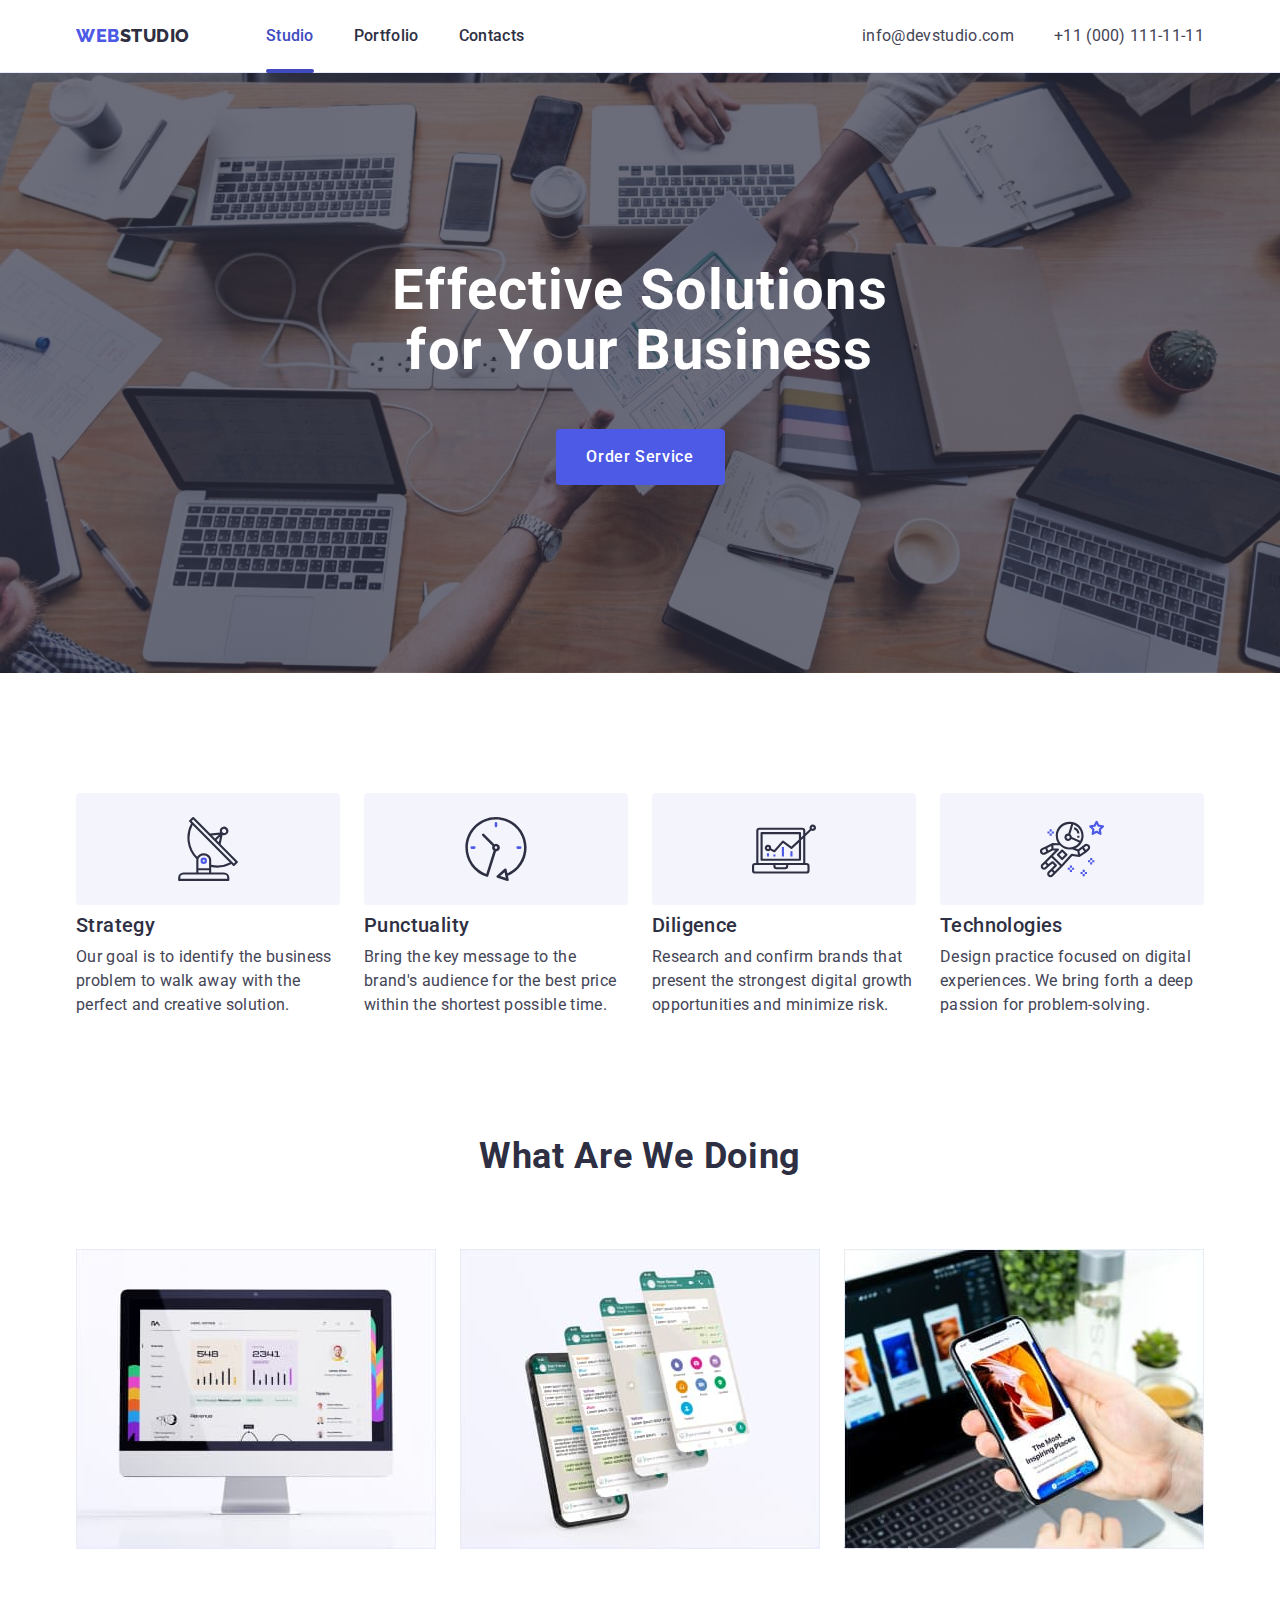
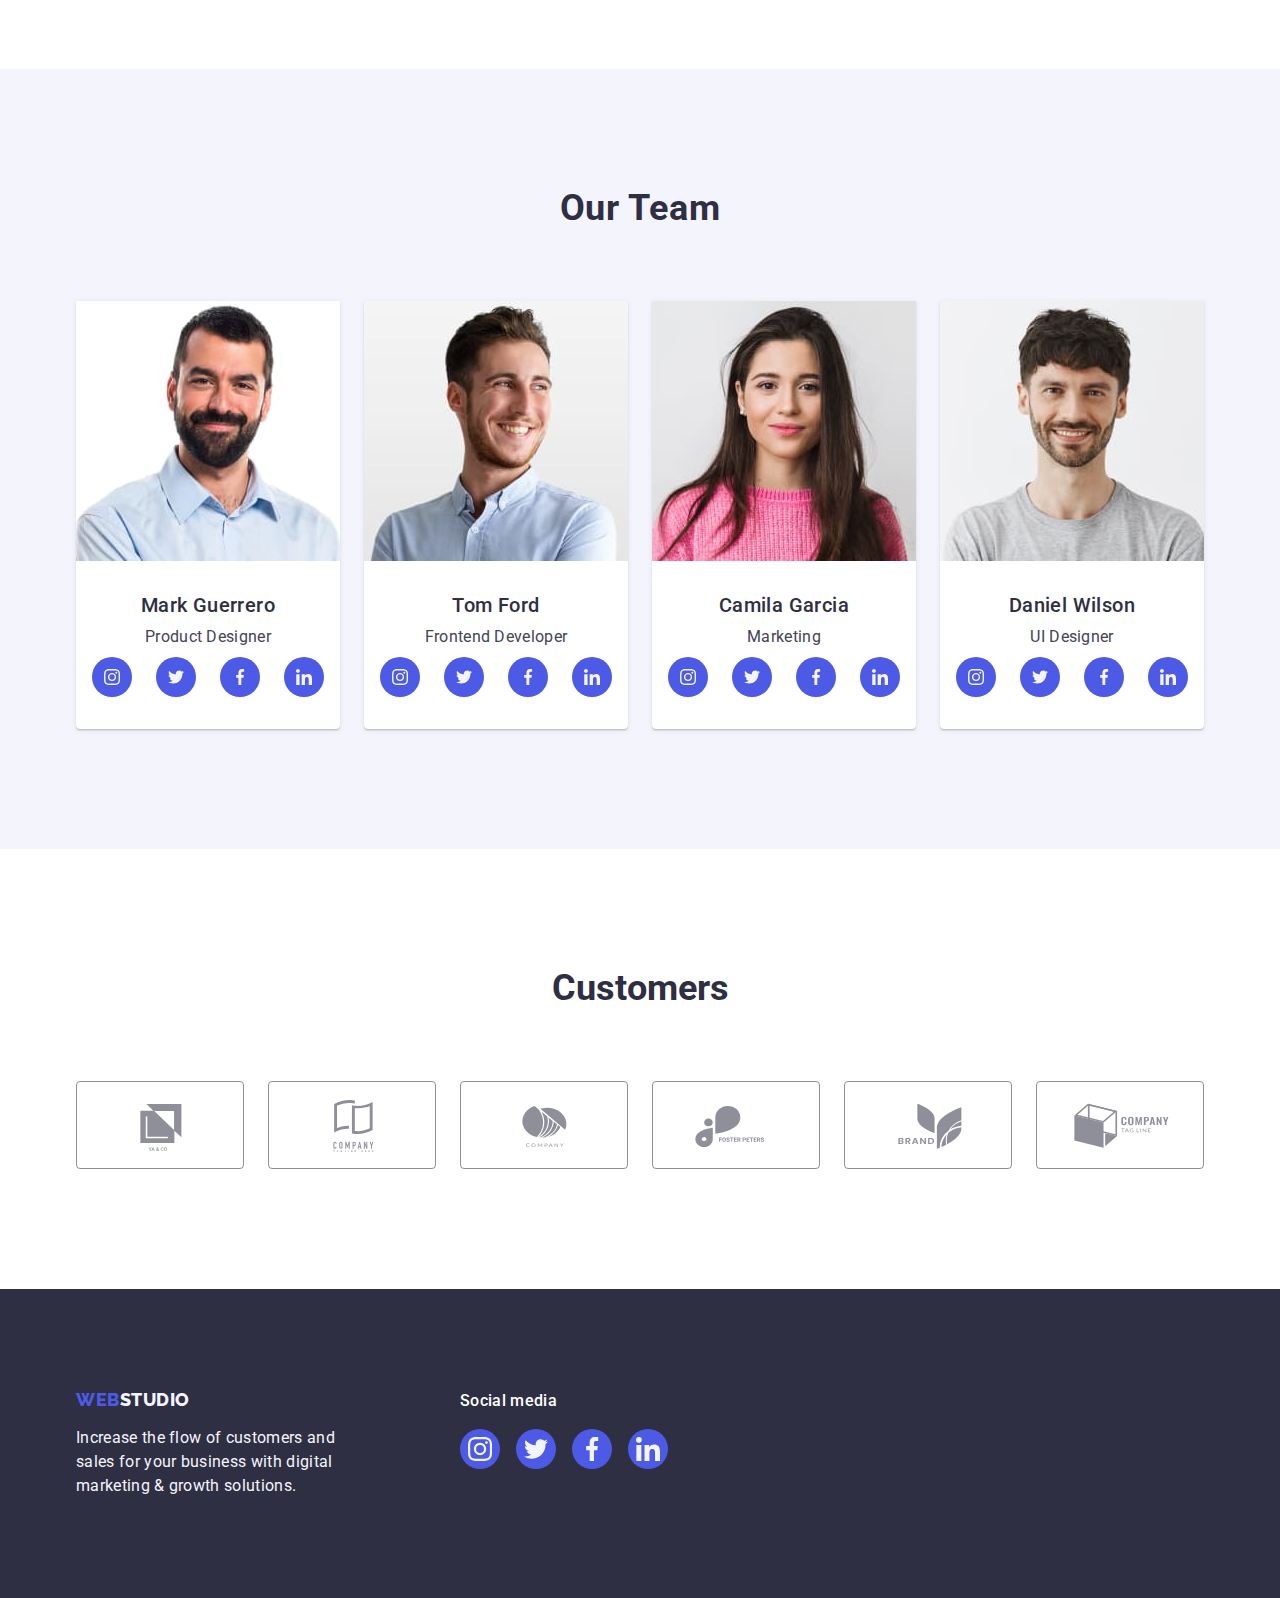
<file: index.html>
<!DOCTYPE html>
<html lang="en">
  <head>
    <meta charset="UTF-8" />
    <link rel="preconnect" href="https://fonts.googleapis.com" />
    <link rel="preconnect" href="https://fonts.gstatic.com" crossorigin />
    <link
      href="https://fonts.googleapis.com/css2?family=Raleway:wght@800&family=Roboto:wght@400;500;700;900&display=swap"
      rel="stylesheet"
    />
    <meta name="viewport" content="width=device-width, initial-scale=1.0" />
    <title>Studio</title>
    <link rel="stylesheet" href="./css/modern-normalize.min.css" />
    <link rel="stylesheet" href="./css/style.css" />
  </head>
  <body>
    <header class="header_index">
      <!-- Header -->
      <div class="header-div-index container">
        <nav class="list nav-list-index">
          <a class="logo link" href="./index.html"
            >Web<span class="logo_span">Studio</span></a
          >
          <ul class="list menu-nav-index">
            <li class="navigation">
              <a class="nav_header link current" href="./index.html">Studio</a>
            </li>
            <li class="navigation">
              <a class="nav_header link" href="./portfolio.html">Portfolio</a>
            </li>
            <li class="navigation">
              <a class="nav_header link" href="">Contacts</a>
            </li>
          </ul>
        </nav>
        <!-- Contacts -->
        <address class="contacts_header">
          <ul class="list address-list-index">
            <li class="adress_phone">
              <a class="email_header link" href="mailto:info@devstudio.com"
                >info@devstudio.com</a
              >
            </li>
            <li class="adress_phone">
              <a class="email_header link" href="tel:+110001111111"
                >+11 (000) 111-11-11</a
              >
            </li>
          </ul>
        </address>
      </div>
    </header>
    <main>
      <!-- Hero -->
      <section class="hero_main">
        <div class="container">
          <h1 class="hero_text">Effective Solutions for Your Business</h1>
          <button class="button_hero" data-modal-open type="button">
            Order Service
          </button>
        </div>
      </section>
      <!-- Main -->
      <section class="main-contant-index">
        <div class="container">
          <h2 class="visually-hidden">Наші переваги</h2>
          <ul class="list main-list-index">
            <li class="main-list-index-inside">
              <div class="icons">
                <svg class="icons-main" width="64" height="64">
                  <use href="./images/icons.svg#icon-antenna-1"></use>
                </svg>
              </div>
              <h3 class="benefits_text">Strategy</h3>
              <p class="benefits_paragrah">
                Our goal is to identify the business problem to walk away with
                the perfect and creative solution.
              </p>
            </li>
            <li class="main-list-index-inside">
              <div class="icons">
                <svg class="icons-main" width="64" height="64">
                  <use href="./images/icons.svg#icon-clock-1"></use>
                </svg>
              </div>
              <h3 class="benefits_text">Punctuality</h3>
              <p class="benefits_paragrah">
                Bring the key message to the brand's audience for the best price
                within the shortest possible time.
              </p>
            </li>
            <li class="main-list-index-inside">
              <div class="icons">
                <svg class="icons-main" width="64" height="64">
                  <use href="./images/icons.svg#icon-diagram-1"></use>
                </svg>
              </div>
              <h3 class="benefits_text">Diligence</h3>
              <p class="benefits_paragrah">
                Research and confirm brands that present the strongest digital
                growth opportunities and minimize risk.
              </p>
            </li>
            <li class="main-list-index-inside">
              <div class="icons">
                <svg class="icons-main" width="64" height="64">
                  <use href="./images/icons.svg#icon-astronaut-1"></use>
                </svg>
              </div>
              <h3 class="benefits_text">Technologies</h3>
              <p class="benefits_paragrah">
                Design practice focused on digital experiences. We bring forth a
                deep passion for problem-solving.
              </p>
            </li>
          </ul>
        </div>
      </section>
      <!-- Images_section -->
      <section class="images_main">
        <div class="container">
          <h2 class="images_descrip">What are we doing</h2>
          <ul class="list imagine-list-main">
            <li class="imagine-list-items">
              <img
                src="./images/Rectangle-71-2.jpg"
                alt="Desktop"
                width="360"
              />
            </li>
            <li class="imagine-list-items">
              <img
                src="./images/Rectangle-71-1.jpg"
                alt="Phone layers"
                width="360"
              />
            </li>
            <li class="imagine-list-items">
              <img src="./images/Rectangle-71.jpg" alt="Phone" width="360" />
            </li>
          </ul>
        </div>
      </section>
      <!-- 4 section -->
      <section class="team_main">
        <div class="container">
          <h2 class="team_head">Our Team</h2>
          <ul class="list list-team-index">
            <li class="list_team">
              <img src="./images/img-3.jpg" alt="Mark Guerrero" width="264" />
              <div class="team-name-index">
                <h3 class="list_team_name">Mark Guerrero</h3>
                <p class="list_team_parah">Product Designer</p>
                <ul class="social-media">
                  <li class="icon-name">
                    <a class="url-social-media" href="">
                      <svg class="icons-socia-media" width="16" height="16">
                        <use href="./images/icons.svg#icon-instagram-2"></use>
                      </svg>
                    </a>
                  </li>
                  <li class="icon-name">
                    <a class="url-social-media" href="">
                      <svg class="icons-socia-media" width="16" height="16">
                        <use href="./images/icons.svg#icon-twitter-1"></use>
                      </svg>
                    </a>
                  </li>
                  <li class="icon-name">
                    <a class="url-social-media" href="">
                      <svg class="icons-socia-media" width="16" height="16">
                        <use href="./images/icons.svg#icon-facebook-1"></use>
                      </svg>
                    </a>
                  </li>
                  <li class="icon-name">
                    <a class="url-social-media" href="">
                      <svg class="icons-socia-media" width="16" height="16">
                        <use href="./images/icons.svg#icon-linkedin-1"></use>
                      </svg>
                    </a>
                  </li>
                </ul>
              </div>
            </li>
            <li class="list_team">
              <img src="./images/img-2.jpg" alt="Tom Ford" width="264" />
              <div class="team-name-index">
                <h3 class="list_team_name">Tom Ford</h3>
                <p class="list_team_parah">Frontend Developer</p>
                <ul class="social-media">
                  <li class="icon-name">
                    <a class="url-social-media" href="">
                      <svg class="icons-socia-media" width="16" height="16">
                        <use href="./images/icons.svg#icon-instagram-2"></use>
                      </svg>
                    </a>
                  </li>
                  <li class="icon-name">
                    <a class="url-social-media" href="">
                      <svg class="icons-socia-media" width="16" height="16">
                        <use href="./images/icons.svg#icon-twitter-1"></use>
                      </svg>
                    </a>
                  </li>
                  <li class="icon-name">
                    <a class="url-social-media" href="">
                      <svg class="icons-socia-media" width="16" height="16">
                        <use href="./images/icons.svg#icon-facebook-1"></use>
                      </svg>
                    </a>
                  </li>
                  <li class="icon-name">
                    <a class="url-social-media" href="">
                      <svg class="icons-socia-media" width="16" height="16">
                        <use href="./images/icons.svg#icon-linkedin-1"></use>
                      </svg>
                    </a>
                  </li>
                </ul>
              </div>
            </li>
            <li class="list_team">
              <img src="./images/img-1.jpg" alt="Camila Garcia" width="264" />
              <div class="team-name-index">
                <h3 class="list_team_name">Camila Garcia</h3>
                <p class="list_team_parah">Marketing</p>
                <ul class="social-media">
                  <li class="icon-name">
                    <a class="url-social-media" href="">
                      <svg class="icons-socia-media" width="16" height="16">
                        <use href="./images/icons.svg#icon-instagram-2"></use>
                      </svg>
                    </a>
                  </li>
                  <li class="icon-name">
                    <a class="url-social-media" href="">
                      <svg class="icons-socia-media" width="16" height="16">
                        <use href="./images/icons.svg#icon-twitter-1"></use>
                      </svg>
                    </a>
                  </li>
                  <li class="icon-name">
                    <a class="url-social-media" href="">
                      <svg class="icons-socia-media" width="16" height="16">
                        <use href="./images/icons.svg#icon-facebook-1"></use>
                      </svg>
                    </a>
                  </li>
                  <li class="icon-name">
                    <a class="url-social-media" href="">
                      <svg class="icons-socia-media" width="16" height="16">
                        <use href="./images/icons.svg#icon-linkedin-1"></use>
                      </svg>
                    </a>
                  </li>
                </ul>
              </div>
            </li>
            <li class="list_team">
              <img src="./images/img.jpg" alt="Daniel Wilson" width="264" />
              <div class="team-name-index">
                <h3 class="list_team_name">Daniel Wilson</h3>
                <p class="list_team_parah">UI Designer</p>
                <ul class="social-media">
                  <li class="icon-name">
                    <a class="url-social-media" href="">
                      <svg class="icons-socia-media" width="16" height="16">
                        <use href="./images/icons.svg#icon-instagram-2"></use>
                      </svg>
                    </a>
                  </li>
                  <li class="icon-name">
                    <a class="url-social-media" href="">
                      <svg class="icons-socia-media" width="16" height="16">
                        <use href="./images/icons.svg#icon-twitter-1"></use>
                      </svg>
                    </a>
                  </li>
                  <li class="icon-name">
                    <a class="url-social-media" href="">
                      <svg class="icons-socia-media" width="16" height="16">
                        <use href="./images/icons.svg#icon-facebook-1"></use>
                      </svg>
                    </a>
                  </li>
                  <li class="icon-name">
                    <a class="url-social-media" href="">
                      <svg class="icons-socia-media" width="16" height="16">
                        <use href="./images/icons.svg#icon-linkedin-1"></use>
                      </svg>
                    </a>
                  </li>
                </ul>
              </div>
            </li>
          </ul>
        </div>
      </section>
      <section class="supporters-section">
        <div class="container">
          <h2 class="customers-main">Customers</h2>
          <ul class="list-customer">
            <li class="customer-list-content">
              <a class="customer-link" href="">
                <svg class="icons-customers" width="104" height="56">
                  <use href="./images/icons.svg#icon-Logo"></use>
                </svg>
              </a>
            </li>
            <li class="customer-list-content">
              <a class="customer-link" href="">
                <svg class="icons-customers" width="104" height="56">
                  <use href="./images/icons.svg#icon-Logo-1"></use>
                </svg>
              </a>
            </li>
            <li class="customer-list-content">
              <a class="customer-link" href="">
                <svg class="icons-customers" width="104" height="56">
                  <use href="./images/icons.svg#icon-Logo-2"></use>
                </svg>
              </a>
            </li>
            <li class="customer-list-content">
              <a class="customer-link" href="">
                <svg class="icons-customers" width="104" height="56">
                  <use href="./images/icons.svg#icon-Logo-3"></use>
                </svg>
              </a>
            </li>
            <li class="customer-list-content">
              <a class="customer-link" href="">
                <svg class="icons-customers" width="104" height="56">
                  <use href="./images/icons.svg#icon-Logo-4"></use>
                </svg>
              </a>
            </li>
            <li class="customer-list-content">
              <a class="customer-link" href="">
                <svg class="icons-customers" width="104" height="56">
                  <use href="./images/icons.svg#icon-Logo-5"></use>
                </svg>
              </a>
            </li>
          </ul>
        </div>
      </section>
    </main>
    <!-- Footer -->
    <footer class="footer_main">
      <div class="container footer-cont">
        <div class="logo-and-par">
          <a class="logo link logo-footer" href="./index.html"
            >Web<span class="logo_span_footer">Studio</span></a
          >
          <p class="footer_par">
            Increase the flow of customers and sales for your business with
            digital marketing & growth solutions.
          </p>
        </div>
        <div>
          <p class="social-media-foot">Social media</p>
          <ul class="social-media-foot-list">
            <li class="social-media-foot-list-content">
              <a class="social-foot-link" href="">
                <svg class="icons-socia-media" width="24" height="24">
                  <use href="./images/icons.svg#icon-instagram-2"></use>
                </svg>
              </a>
            </li>
            <li class="social-media-foot-list-content">
              <a class="social-foot-link" href="">
                <svg class="icons-socia-media" width="24" height="24">
                  <use href="./images/icons.svg#icon-twitter-1"></use>
                </svg>
              </a>
            </li>
            <li class="social-media-foot-list-content">
              <a class="social-foot-link" href="">
                <svg class="icons-socia-media" width="24" height="24">
                  <use href="./images/icons.svg#icon-facebook-1"></use>
                </svg>
              </a>
            </li>
            <li class="social-media-foot-list-content">
              <a class="social-foot-link" href="">
                <svg class="icons-socia-media" width="24" height="24">
                  <use href="./images/icons.svg#icon-linkedin-1"></use>
                </svg>
              </a>
            </li>
          </ul>
        </div>
      </div>
    </footer>
    <div data-modal class="modal-section is-hidden">
      <div class="modal-window">
        <button class="buton-modal" data-modal-close type="button">
          <svg class="modal-icon" width="8" height="8">
            <use href="./images/icons.svg#icon-close-black-18dp-2-1"></use>
          </svg>
        </button>
      </div>
    </div>
    <script src="./js/modal.js"></script>
  </body>
</html>
</file>
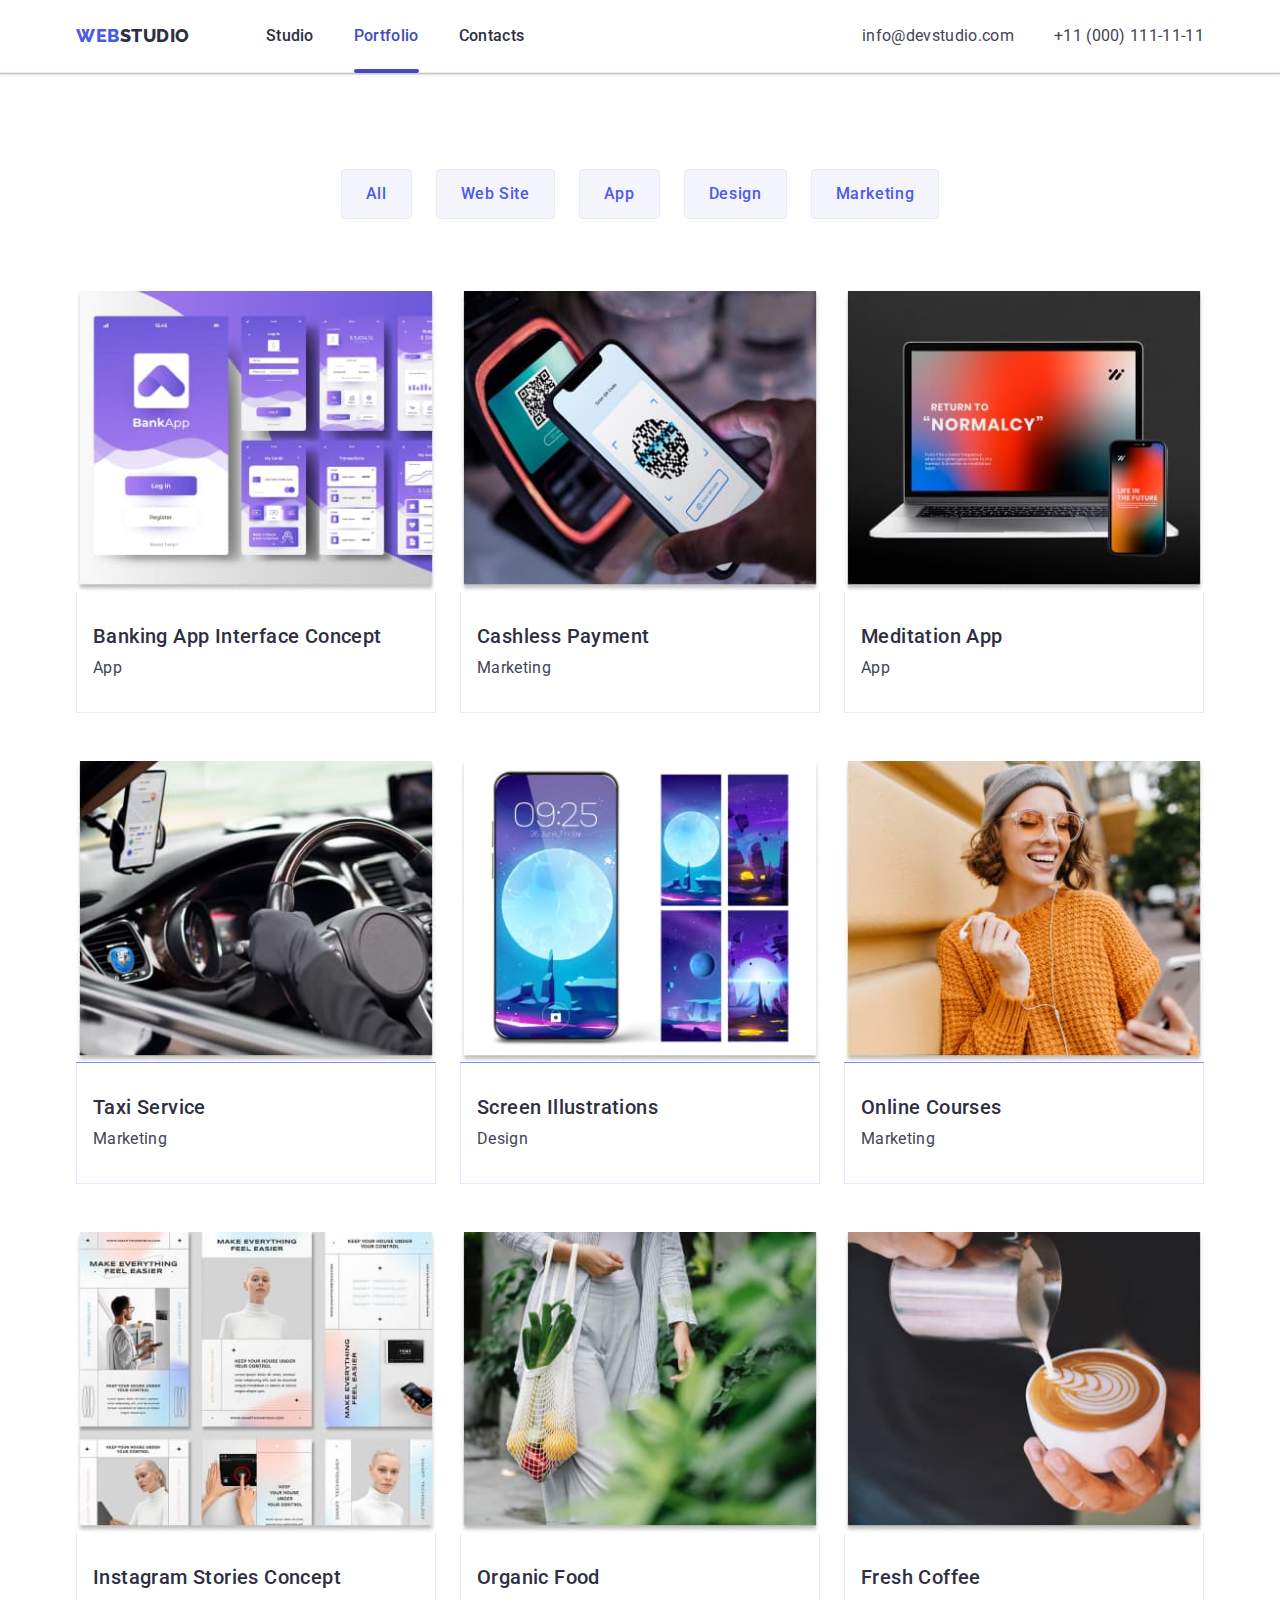
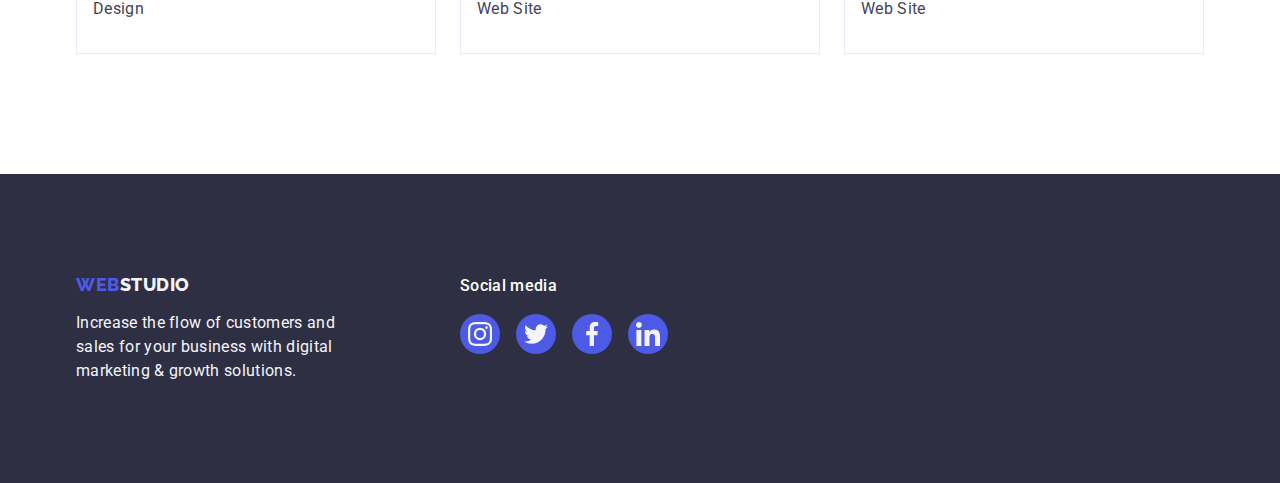
<file: portfolio.html>
<!DOCTYPE html>
<html lang="en">
  <head>
    <meta charset="UTF-8" />
    <link rel="preconnect" href="https://fonts.googleapis.com" />
    <link rel="preconnect" href="https://fonts.gstatic.com" crossorigin />
    <link
      href="https://fonts.googleapis.com/css2?family=Raleway:wght@800&family=Roboto:wght@400;500&display=swap"
      rel="stylesheet"
    />
    <meta name="viewport" content="width=device-width, initial-scale=1.0" />
    <title>Portfolio</title>
    <link rel="stylesheet" href="./css/modern-normalize.min.css" />
    <link rel="stylesheet" href="./css/style.css" />
    <script src="./js/modal.js"></script>
  </head>
  <body>
    <header class="header_index">
      <!-- Header -->
      <div class="header-div-index container">
        <nav class="list nav-list-index">
          <a class="logo link" href="./index.html"
            >Web<span class="logo_span">Studio</span></a
          >
          <ul class="list menu-nav-index">
            <li class="navigation">
              <a class="nav_header link" href="./index.html">Studio</a>
            </li>
            <li class="navigation">
              <a class="nav_header current link" href="./portfolio.html"
                >Portfolio</a
              >
            </li>
            <li class="navigation">
              <a class="nav_header link" href="">Contacts</a>
            </li>
          </ul>
        </nav>
        <!-- Contacts -->
        <address class="contacts_header">
          <ul class="list address-list-index">
            <li class="adress_phone">
              <a class="email_header link" href="mailto:info@devstudio.com"
                >info@devstudio.com</a
              >
            </li>
            <li class="adress_phone">
              <a class="email_header link" href="tel:+110001111111"
                >+11 (000) 111-11-11</a
              >
            </li>
          </ul>
        </address>
      </div>
    </header>
    <main>
      <!-- Nav -->
      <section class="images_main_portfolio">
        <div class="container">
          <h1 class="visually-hidden">navigation</h1>
          <ul class="list list-portfolio">
            <li>
              <button class="buttons" type="button">All</button>
            </li>
            <li>
              <button class="buttons" type="button">Web Site</button>
            </li>
            <li>
              <button class="buttons" type="button">App</button>
            </li>
            <li>
              <button class="buttons" type="button">Design</button>
            </li>
            <li>
              <button class="buttons" type="button">Marketing</button>
            </li>
          </ul>
          <!-- Images -->
          <ul class="list portfolio-img">
            <li class="portfolio-img-descp">
              <a class="link link-mod" href="./index.html">
                <div class="port-photo">
                  <img src="./images/port1.jpg" alt="img1" width="360" />
                  <p class="parah-mod">
                    14 Stylish and User-Friendly App Design Concepts · Task
                    Manager App · Calorie Tracker App · Exotic Fruit Ecommerce
                    App · Cloud Storage App
                  </p>
                </div>
                <div class="catalog">
                  <h2 class="img_head_hame">Banking App Interface Concept</h2>
                  <p class="port_parah">App</p>
                </div>
              </a>
            </li>
            <li class="portfolio-img-descp">
              <a class="link link-mod" href="./index.html">
                <div class="port-photo">
                  <img src="./images/port2.jpg" alt="img2" width="360" />
                  <p class="parah-mod">
                    14 Stylish and User-Friendly App Design Concepts · Task
                    Manager App · Calorie Tracker App · Exotic Fruit Ecommerce
                    App · Cloud Storage App
                  </p>
                </div>
                <div class="catalog">
                  <h2 class="img_head_hame">Cashless Payment</h2>
                  <p class="port_parah">Marketing</p>
                </div>
              </a>
            </li>
            <li class="portfolio-img-descp">
              <a class="link link-mod" href="./index.html">
                <div class="port-photo">
                  <img src="./images/port3.jpg" alt="img3" width="360" />
                  <p class="parah-mod">
                    14 Stylish and User-Friendly App Design Concepts · Task
                    Manager App · Calorie Tracker App · Exotic Fruit Ecommerce
                    App · Cloud Storage App
                  </p>
                </div>
                <div class="catalog">
                  <h2 class="img_head_hame">Meditation App</h2>
                  <p class="port_parah">App</p>
                </div>
              </a>
            </li>
            <li class="portfolio-img-descp">
              <a class="link link-mod" href="./index.html">
                <div class="port-photo">
                  <img src="./images/port4.jpg" alt="img4" width="360" />
                  <p class="parah-mod">
                    14 Stylish and User-Friendly App Design Concepts · Task
                    Manager App · Calorie Tracker App · Exotic Fruit Ecommerce
                    App · Cloud Storage App
                  </p>
                </div>
                <div class="catalog">
                  <h2 class="img_head_hame">Taxi Service</h2>
                  <p class="port_parah">Marketing</p>
                </div>
              </a>
            </li>
            <li class="portfolio-img-descp">
              <a class="link link-mod" href="./index.html">
                <div class="port-photo">
                  <img src="./images/port5.jpg" alt="img5" width="360" />
                  <p class="parah-mod">
                    14 Stylish and User-Friendly App Design Concepts · Task
                    Manager App · Calorie Tracker App · Exotic Fruit Ecommerce
                    App · Cloud Storage App
                  </p>
                </div>
                <div class="catalog">
                  <h2 class="img_head_hame">Screen Illustrations</h2>
                  <p class="port_parah">Design</p>
                </div>
              </a>
            </li>
            <li class="portfolio-img-descp">
              <a class="link link-mod" href="./index.html">
                <div class="port-photo">
                  <img src="./images/port6.jpg" alt="img6" width="360" />
                  <p class="parah-mod">
                    14 Stylish and User-Friendly App Design Concepts · Task
                    Manager App · Calorie Tracker App · Exotic Fruit Ecommerce
                    App · Cloud Storage App
                  </p>
                </div>
                <div class="catalog">
                  <h2 class="img_head_hame">Online Courses</h2>
                  <p class="port_parah">Marketing</p>
                </div>
              </a>
            </li>
            <li class="portfolio-img-descp">
              <a class="link link-mod" href="./index.html">
                <div class="port-photo">
                  <img src="./images/port7.jpg" alt="img7" width="360" />
                  <p class="parah-mod">
                    14 Stylish and User-Friendly App Design Concepts · Task
                    Manager App · Calorie Tracker App · Exotic Fruit Ecommerce
                    App · Cloud Storage App
                  </p>
                </div>
                <div class="catalog">
                  <h2 class="img_head_hame">Instagram Stories Concept</h2>
                  <p class="port_parah">Design</p>
                </div>
              </a>
            </li>
            <li class="portfolio-img-descp">
              <a class="link link-mod" href="./index.html">
                <div class="port-photo">
                  <img src="./images/port8.jpg" alt="img8" width="360" />
                  <p class="parah-mod">
                    14 Stylish and User-Friendly App Design Concepts · Task
                    Manager App · Calorie Tracker App · Exotic Fruit Ecommerce
                    App · Cloud Storage App
                  </p>
                </div>
                <div class="catalog">
                  <h2 class="img_head_hame">Organic Food</h2>
                  <p class="port_parah">Web Site</p>
                </div>
              </a>
            </li>
            <li class="portfolio-img-descp">
              <a class="link link-mod" href="./index.html">
                <div class="port-photo">
                  <img src="./images/port9.jpg" alt="img9" width="360" />
                  <p class="parah-mod">
                    14 Stylish and User-Friendly App Design Concepts · Task
                    Manager App · Calorie Tracker App · Exotic Fruit Ecommerce
                    App · Cloud Storage App
                  </p>
                </div>
                <div class="catalog">
                  <h2 class="img_head_hame">Fresh Coffee</h2>
                  <p class="port_parah">Web Site</p>
                </div>
              </a>
            </li>
          </ul>
        </div>
      </section>
    </main>
    <!-- footer -->
    <footer class="footer_main">
      <div class="container footer-cont">
        <div class="logo-and-par">
          <a class="logo link logo-footer" href="./index.html"
            >Web<span class="logo_span_footer">Studio</span></a
          >
          <p class="footer_par">
            Increase the flow of customers and sales for your business with
            digital marketing & growth solutions.
          </p>
        </div>
        <div>
          <p class="social-media-foot">Social media</p>
          <ul class="social-media-foot-list">
            <li class="social-media-foot-list-content">
              <a class="social-foot-link" href="">
                <svg class="icons-socia-media" width="24" height="24">
                  <use href="./images/icons.svg#icon-instagram-2"></use>
                </svg>
              </a>
            </li>
            <li class="social-media-foot-list-content">
              <a class="social-foot-link" href="">
                <svg class="icons-socia-media" width="24" height="24">
                  <use href="./images/icons.svg#icon-twitter-1"></use>
                </svg>
              </a>
            </li>
            <li class="social-media-foot-list-content">
              <a class="social-foot-link" href="">
                <svg class="icons-socia-media" width="24" height="24">
                  <use href="./images/icons.svg#icon-facebook-1"></use>
                </svg>
              </a>
            </li>
            <li class="social-media-foot-list-content">
              <a class="social-foot-link" href="">
                <svg class="icons-socia-media" width="24" height="24">
                  <use href="./images/icons.svg#icon-linkedin-1"></use>
                </svg>
              </a>
            </li>
          </ul>
        </div>
      </div>
    </footer>
  </body>
</html>
</file>
<file: css/style.css>
body {
  font-family: 'Raleway', sans-serif;
  font-family: 'Roboto', sans-serif;
  color: #434455;
  background-color: #ffffff;
}
:root {
  color: #434455;
  background-color: #ffffff;
  --body-fonts: 'Roboto', 'Raleway', sans-serif;
}
/* Header */
.logo {
  font-family: 'Raleway', sans-serif;
  font-size: 18px;
  font-weight: 800;
  line-height: 1.17;
  letter-spacing: 0.03em;
  text-transform: uppercase;
  color: #4d5ae5;
  text-decoration: none;
  margin-right: 76px;
}
.logo_span {
  color: #2e2f42;
}
.list {
  list-style: none;
}
.nav_header {
  font-weight: 500;
  font-size: 16px;
  line-height: 1.5;
  letter-spacing: 0.02em;
  color: #2e2f42;
  padding: 24px 0;
  display: flex;
  flex-direction: row;
  position: relative;
  transition: color 250ms cubic-bezier(0.4, 0, 0.2, 1);
}
.nav_header.current {
  color: #404bbf;
}
.nav_header.current:after {
  content: '';
  position: absolute;
  left: 0;
  bottom: -1px;
  width: 100%;
  height: 4px;
  background-color: #404bbf;
  border-radius: 2px;
  transform: translate(-50% -50%);
}
.nav_header:hover,
.nav_header:focus {
  color: #404bbf;
}
.link {
  text-decoration: none;
}
.contacts_header {
  font-style: normal;
}
.email_header {
  font-size: 16px;
  line-height: 1.5;
  letter-spacing: 0.02em;
  color: #434455;
  transition: color 250ms cubic-bezier(0.4, 0, 0.2, 1);
}
.email_header:hover,
.email_header:focus {
  color: #404bbf;
}
/* Hero */
.hero_main {
  background-color: #2e2f42;
  padding: 188px 0;
  background-image: linear-gradient(
      rgba(46, 47, 66, 0.7),
      rgba(46, 47, 66, 0.7)
    ),
    url(../images/Office.jpg);
  max-width: 1440px;
  background-repeat: no-repeat;
  background-position: center;
  background-size: cover;
  margin: auto;
}
.hero_text {
  font-size: 56px;
  line-height: 1.07;
  text-align: center;
  letter-spacing: 0.02em;
  color: #ffffff;
  max-width: 496px;
  margin: auto;
}
.button_hero {
  background-color: #4d5ae5;
  font-family: 'Roboto', sans-serif;
  font-weight: 500;
  font-size: 16px;
  line-height: 1.5;
  letter-spacing: 0.04em;
  color: #ffffff;
  display: block;
  min-width: 169px;
  height: 56px;
  border: none;
  border-radius: 4px;
  cursor: pointer;
  margin: auto;
  margin-top: 48px;
  transition: background-color 250ms cubic-bezier(0.4, 0, 0.2, 1);
}
.button_hero:hover,
.button_hero:focus {
  background-color: #404bbf;
  cursor: pointer;
}
/* Main */
.benefits_paragrah {
  font-size: 16px;
  line-height: 1.5;
  letter-spacing: 0.02em;
  color: #434455;
}
.benefits_text {
  font-weight: 500;
  font-size: 20px;
  line-height: 1.2;
  letter-spacing: 0.02em;
  color: #2e2f42;
  margin-bottom: 8px;
}
/* Images_section */
.images_main {
  font-size: 36px;
  line-height: 1.11;
  text-align: center;
  letter-spacing: 0.02em;
  text-transform: capitalize;
  color: #2e2f42;
  padding-bottom: 120px;
}
.images_descrip {
  font-size: 36px;
  line-height: 1.11;
  text-align: center;
  letter-spacing: 0.02em;
  margin-bottom: 72px;
}
/* Team-main */
.team_main {
  background-color: #f4f4fd;
  padding: 120px 0;
}
.team_head {
  font-size: 36px;
  line-height: 1.11;
  text-align: center;
  letter-spacing: 0.02em;
  text-transform: capitalize;
  color: #2e2f42;
  margin-bottom: 72px;
}
.list_team {
  background-color: #ffffff;
  line-height: 1.2;
  letter-spacing: 0.02em;
  width: calc((100% - 72px) / 4);
  border-radius: 0px 0px 4px 4px;
  box-shadow: 0px 1px 6px rgba(46, 47, 66, 0.08),
    0px 1px 1px rgba(46, 47, 66, 0.16), 0px 2px 1px rgba(46, 47, 66, 0.08);
}
.list_team_name {
  font-weight: 500;
  font-size: 20px;
  color: #2e2f42;
  line-height: 1.2;
  letter-spacing: 0.02em;
  text-align: center;
  margin-bottom: 8px;
}
.list_team_parah {
  font-size: 16px;
  line-height: 1.5;
  letter-spacing: 0.02em;
  text-align: center;
}
/* Footer */
.footer_main {
  background-color: #2e2f42;
  padding: 100px 0;
}
.logo_span_footer {
  color: #f4f4fd;
}
.footer_par {
  line-height: 1.5;
  color: #f4f4fd;
  letter-spacing: 0.02em;
  font-size: 16px;
  width: 264px;
}
/* Second page */
.buttons {
  font-family: 'Roboto', sans-serif;
  font-weight: 500;
  font-size: 16px;
  line-height: 1.5;
  letter-spacing: 0.04em;
  color: #4d5ae5;
  background-color: #f4f4fd;
  padding: 12px 24px;
  border: 1px solid #e7e9fc;
  border-radius: 4px;
  transition: color 250ms cubic-bezier(0.4, 0, 0.2, 1),
    background-color 250ms cubic-bezier(0.4, 0, 0.2, 1),
    border-color 250ms cubic-bezier(0.4, 0, 0.2, 1),
    box-shadow 250ms cubic-bezier(0.4, 0, 0.2, 1);
}
.buttons:hover,
.buttons:focus {
  background-color: #404bbf;
  color: #ffffff;
  cursor: pointer;
  border: 1px solid transparent;
  box-shadow: 0px 3px 1px rgba(0, 0, 0, 0.1), 0px 2px 1px rgba(0, 0, 0, 0.08),
    0px 2px 2px rgba(0, 0, 0, 0.12);
}
.img_head_hame {
  font-weight: 500;
  font-size: 20px;
  line-height: 1.2;
  letter-spacing: 0.02em;
  color: #2e2f42;
  margin-bottom: 8px;
}
.port_parah {
  line-height: 1.5;
  letter-spacing: 0.02em;
  color: #434455;
}

img {
  display: block;
  width: 100%;
}
/* 3 homework */
.header_index {
  border-bottom: 1px solid #e7e9fc;
  box-shadow: 0px 2px 1px rgba(46, 47, 66, 0.08),
    0px 1px 1px rgba(46, 47, 66, 0.16), 0px 1px 6px rgba(46, 47, 66, 0.08);
}
.header-div-index {
  display: flex;
}
/* container default */
.container {
  width: 1158px;
  margin: 0 auto;
  padding: 0 15px;
}
.nav-list-index {
  display: flex;
  align-items: center;
  margin-right: auto;
}
.menu-nav-index {
  display: flex;
  gap: 40px;
  margin-right: 332px;
}
.address-list-index {
  display: flex;
  gap: 40px;
  padding: 24px 0;
}
.main-contant-index {
  padding: 120px 0;
}
.visually-hidden {
  position: absolute;
  width: 1px;
  height: 1px;
  margin: -1px;
  border: 0;
  padding: 0;
  white-space: nowrap;
  clip-path: inset(100%);
  clip: rect(0 0 0 0);
  overflow: hidden;
}

.main-list-index {
  display: flex;
  gap: 24px;
  margin: 0;
  padding: 0;
}
.main-list-index-inside {
  width: calc((100% - 48px) / 3);
}
.imagine-list-main {
  display: flex;
  gap: 24px;
}
.imagine-list-items {
  margin: 0;
  padding: 0;
  width: calc((100% - 48px) / 3);
}
.list-team-index {
  display: flex;
  gap: 24px;
}
.team-name-index {
  padding: 32px 0;
}
.logo-footer {
  display: inline-block;
  margin-bottom: 16px;
  margin-right: 0;
}
/* Portfolio */
.images_main_portfolio {
  padding-top: 96px;
  padding-bottom: 120px;
}
.list-portfolio {
  display: flex;
  justify-content: center;
  gap: 24px;
  margin-bottom: 72px;
}
.portfolio-img {
  display: flex;
  flex-wrap: wrap;
  column-gap: 24px;
  row-gap: 48px;
}
.catalog {
  padding: 32px 16px;
  border: 1px solid #e7e9fc;
  border-top: none;
}
.portfolio-img-descp {
  width: calc((100% - 48px) / 3);
}
h1,
h2,
h3,
p,
ul {
  margin: 0;
  padding: 0;
}
.icons {
  display: flex;
  align-items: center;
  justify-content: center;
  height: 112px;
  background-color: #f4f4fd;
  border-radius: 4px;
  margin-bottom: 8px;
}
.social-media {
  display: flex;
  justify-content: center;
  gap: 24px;
  list-style: none;
  margin-top: 8px;
}
.icon-name {
  width: 40px;
  height: 40px;
}
.url-social-media {
  width: 100%;
  height: 100%;
  background-color: #4d5ae5;
  border-radius: 50%;
  display: flex;
  align-items: center;
  justify-content: center;
  transition: background-color 250ms cubic-bezier(0.4, 0, 0.2, 1);
}
.url-social-media:hover,
.url-social-media:focus {
  background-color: #404bbf;
}
.icons-socia-media {
  fill: #f4f4fd;
}
/* 5 section */
.supporters-section {
  padding-top: 120px;
  padding-bottom: 120px;
}
.customers-main {
  font-size: 36px;
  line-height: 1.11;
  color: #2e2f42;
  margin-bottom: 72px;
  display: flex;
  align-items: center;
  justify-content: center;
}
.list-customer {
  list-style: none;
  display: flex;
  gap: 24px;
}
.customer-list-content {
  width: calc((100% - 120px) / 6);
  height: 88px;
}
.customer-link {
  width: 100%;
  height: 100%;
  border: 1px solid #8e8f99;
  border-radius: 4px;
  display: flex;
  align-items: center;
  justify-content: center;
  color: #8e8f99;
  transition: border-color 250ms cubic-bezier(0.4, 0, 0.2, 1),
    color 250ms cubic-bezier(0.4, 0, 0.2, 1);
}
.customer-link:hover,
.customer-link:focus {
  border-color: #404bbf;
  color: #404bbf;
}
.icons-customers {
  fill: currentColor;
}
.footer-cont {
  display: flex;
  align-items: baseline;
}
.footer-social {
  font-weight: 500;
  font-size: 16px;
  line-height: 1.5;
  letter-spacing: 0.02em;
  color: #ffffff;
  margin-bottom: 16px;
}
.logo-and-par {
  margin-right: 120px;
}
.social-media-foot {
  font-weight: 500;
  font-size: 16px;
  line-height: 1.5;
  letter-spacing: 0.02em;
  color: #ffffff;
  margin-bottom: 16px;
}
.social-media-foot-list {
  display: flex;
  gap: 16px;
  list-style: none;
}
.social-media-foot-list-content {
  width: 40px;
  height: 40px;
}
.social-foot-link {
  width: 100%;
  height: 100%;
  background-color: #4d5ae5;
  border-radius: 50%;
  display: flex;
  align-items: center;
  justify-content: center;
  transition: background-color 250ms cubic-bezier(0.4, 0, 0.2, 1);
}
.social-foot-link:hover,
.social-foot-link:focus {
  background-color: #31d0aa;
}
/* modal */
.modal-section {
  position: fixed;
  top: 0;
  left: 0;
  width: 100%;
  height: 100%;
  background-color: rgba(46, 47, 66, 0.4);
  transition: opacity 250ms cubic-bezier(0.4, 0, 0.2, 1),
    visibility 250ms cubic-bezier(0.4, 0, 0.2, 1);
}
.is-hidden {
  visibility: hidden;
  pointer-events: none;
  opacity: 0;
}
.modal-window {
  position: absolute;
  top: 50%;
  left: 50%;
  transform: translate(-50%, -50%) scale(1);
  width: 408px;
  min-height: 584px;
  background: #fcfcfc;
  box-shadow: 0px 1px 1px rgba(0, 0, 0, 0.14), 0px 1px 3px rgba(0, 0, 0, 0.12),
    0px 2px 1px rgba(0, 0, 0, 0.2);
  border-radius: 4px;
  transition: transform 250ms cubic-bezier(0.4, 0, 0.2, 1);
}
.buton-modal {
  position: absolute;
  top: 24px;
  right: 24px;
  width: 24px;
  height: 24px;
  border-radius: 50%;
  display: flex;
  align-items: center;
  justify-content: center;
  background-color: #e7e9fc;
  border: 1px solid rgba(0, 0, 0, 0.1);
  padding: 0;
  cursor: pointer;
  transition: background-color 250ms cubic-bezier(0.4, 0, 0.2, 1),
    border 250ms cubic-bezier(0.4, 0, 0.2, 1);
}
.buton-modal:hover,
.buton-modal:focus {
  background-color: #404bbf;
  border: none;
  fill: #ffffff;
}
.modal-icon {
  transition: fill 250ms cubic-bezier(0.4, 0, 0.2, 1);
}
.link-mod {
  display: block;
  transition: box-shadow 250ms cubic-bezier(0.4, 0, 0.2, 1);
}
.link-mod:hover,
.link-mod:focus {
  box-shadow: 0px 1px 6px rgba(46, 47, 66, 0.08),
    0px 1px 1px rgba(46, 47, 66, 0.16), 0px 2px 1px rgba(46, 47, 66, 0.08);
}
.link-mod:hover .parah-mod,
.link-mod:focus .parah-mod {
  transform: translateY(0%);
}
.port-photo {
  position: relative;
  overflow: hidden;
}
.parah-mod {
  position: absolute;
  top: 0;
  font-size: 16px;
  line-height: 1.5;
  letter-spacing: 0.02em;
  color: #f4f4fd;
  padding: 40px 32px;
  background-color: #4d5ae5;
  height: 100%;
  width: 100%;
  transform: translateY(100%);
  transition: transform 250ms cubic-bezier(0.4, 0, 0.2, 1);
}
</file>
